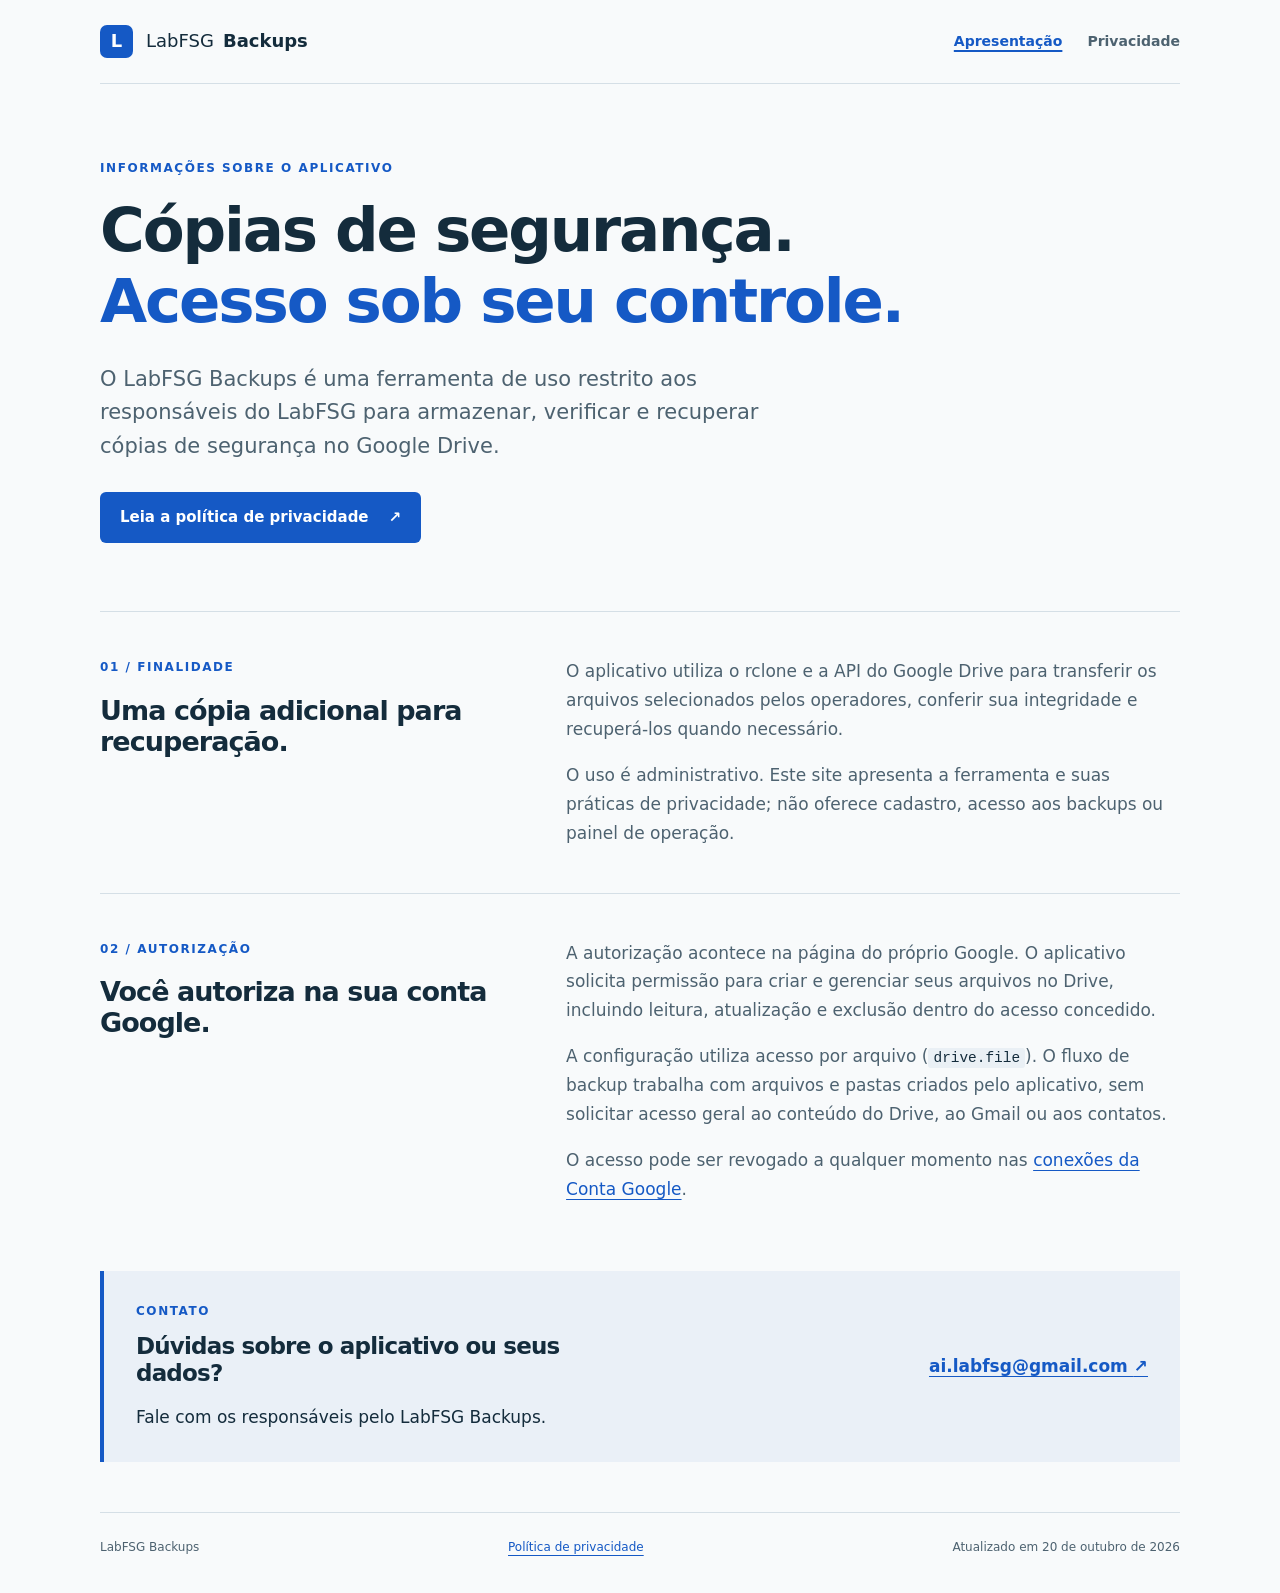
<file: index.html>
<!doctype html>
<html lang="pt-BR">
<head>
  <meta charset="utf-8">
  <meta name="viewport" content="width=device-width, initial-scale=1">
  <meta name="description" content="Conheça o LabFSG Backups, aplicativo de uso restrito para cópias de segurança no Google Drive, e sua política de privacidade.">
  <meta name="referrer" content="no-referrer">
  <title>LabFSG Backups — apresentação</title>
  <link rel="stylesheet" href="styles.css">
</head>
<body>
  <a class="skip" href="#conteudo">Pular para o conteúdo</a>
  <header class="site-header wrap">
    <a class="brand" href="index.html" aria-label="LabFSG Backups, início"><span class="brand-mark" aria-hidden="true">L</span>LabFSG <strong>Backups</strong></a>
    <nav aria-label="Navegação principal"><a href="index.html" aria-current="page">Apresentação</a><a href="privacidade.html">Privacidade</a></nav>
  </header>
  <main id="conteudo" class="wrap">
    <section class="hero" aria-labelledby="titulo">
      <p class="eyebrow">Informações sobre o aplicativo</p>
      <h1 id="titulo">Cópias de segurança.<br><span>Acesso sob seu controle.</span></h1>
      <p class="lead">O LabFSG Backups é uma ferramenta de uso restrito aos responsáveis do LabFSG para armazenar, verificar e recuperar cópias de segurança no Google Drive.</p>
      <a class="button" href="privacidade.html">Leia a política de privacidade <span aria-hidden="true">↗</span></a>
    </section>
    <section class="section-grid" aria-labelledby="finalidade">
      <div><p class="eyebrow">01 / Finalidade</p><h2 id="finalidade">Uma cópia adicional para recuperação.</h2></div>
      <div class="prose"><p>O aplicativo utiliza o rclone e a API do Google Drive para transferir os arquivos selecionados pelos operadores, conferir sua integridade e recuperá-los quando necessário.</p><p>O uso é administrativo. Este site apresenta a ferramenta e suas práticas de privacidade; não oferece cadastro, acesso aos backups ou painel de operação.</p></div>
    </section>
    <section class="section-grid" aria-labelledby="autorizacao">
      <div><p class="eyebrow">02 / Autorização</p><h2 id="autorizacao">Você autoriza na sua conta Google.</h2></div>
      <div class="prose"><p>A autorização acontece na página do próprio Google. O aplicativo solicita permissão para criar e gerenciar seus arquivos no Drive, incluindo leitura, atualização e exclusão dentro do acesso concedido.</p><p>A configuração utiliza acesso por arquivo (<code>drive.file</code>). O fluxo de backup trabalha com arquivos e pastas criados pelo aplicativo, sem solicitar acesso geral ao conteúdo do Drive, ao Gmail ou aos contatos.</p><p>O acesso pode ser revogado a qualquer momento nas <a href="https://myaccount.google.com/connections">conexões da Conta Google</a>.</p></div>
    </section>
    <section class="contact" aria-labelledby="contato">
      <div><p class="eyebrow">Contato</p><h2 id="contato">Dúvidas sobre o aplicativo ou seus dados?</h2><p>Fale com os responsáveis pelo LabFSG Backups.</p></div>
      <a href="mailto:ai.labfsg@gmail.com">ai.labfsg@gmail.com <span aria-hidden="true">↗</span></a>
    </section>
  </main>
  <footer class="wrap site-footer"><span>LabFSG Backups</span><a href="privacidade.html">Política de privacidade</a><span>Atualizado em 20 de outubro de 2026</span></footer>
</body>
</html>
</file>
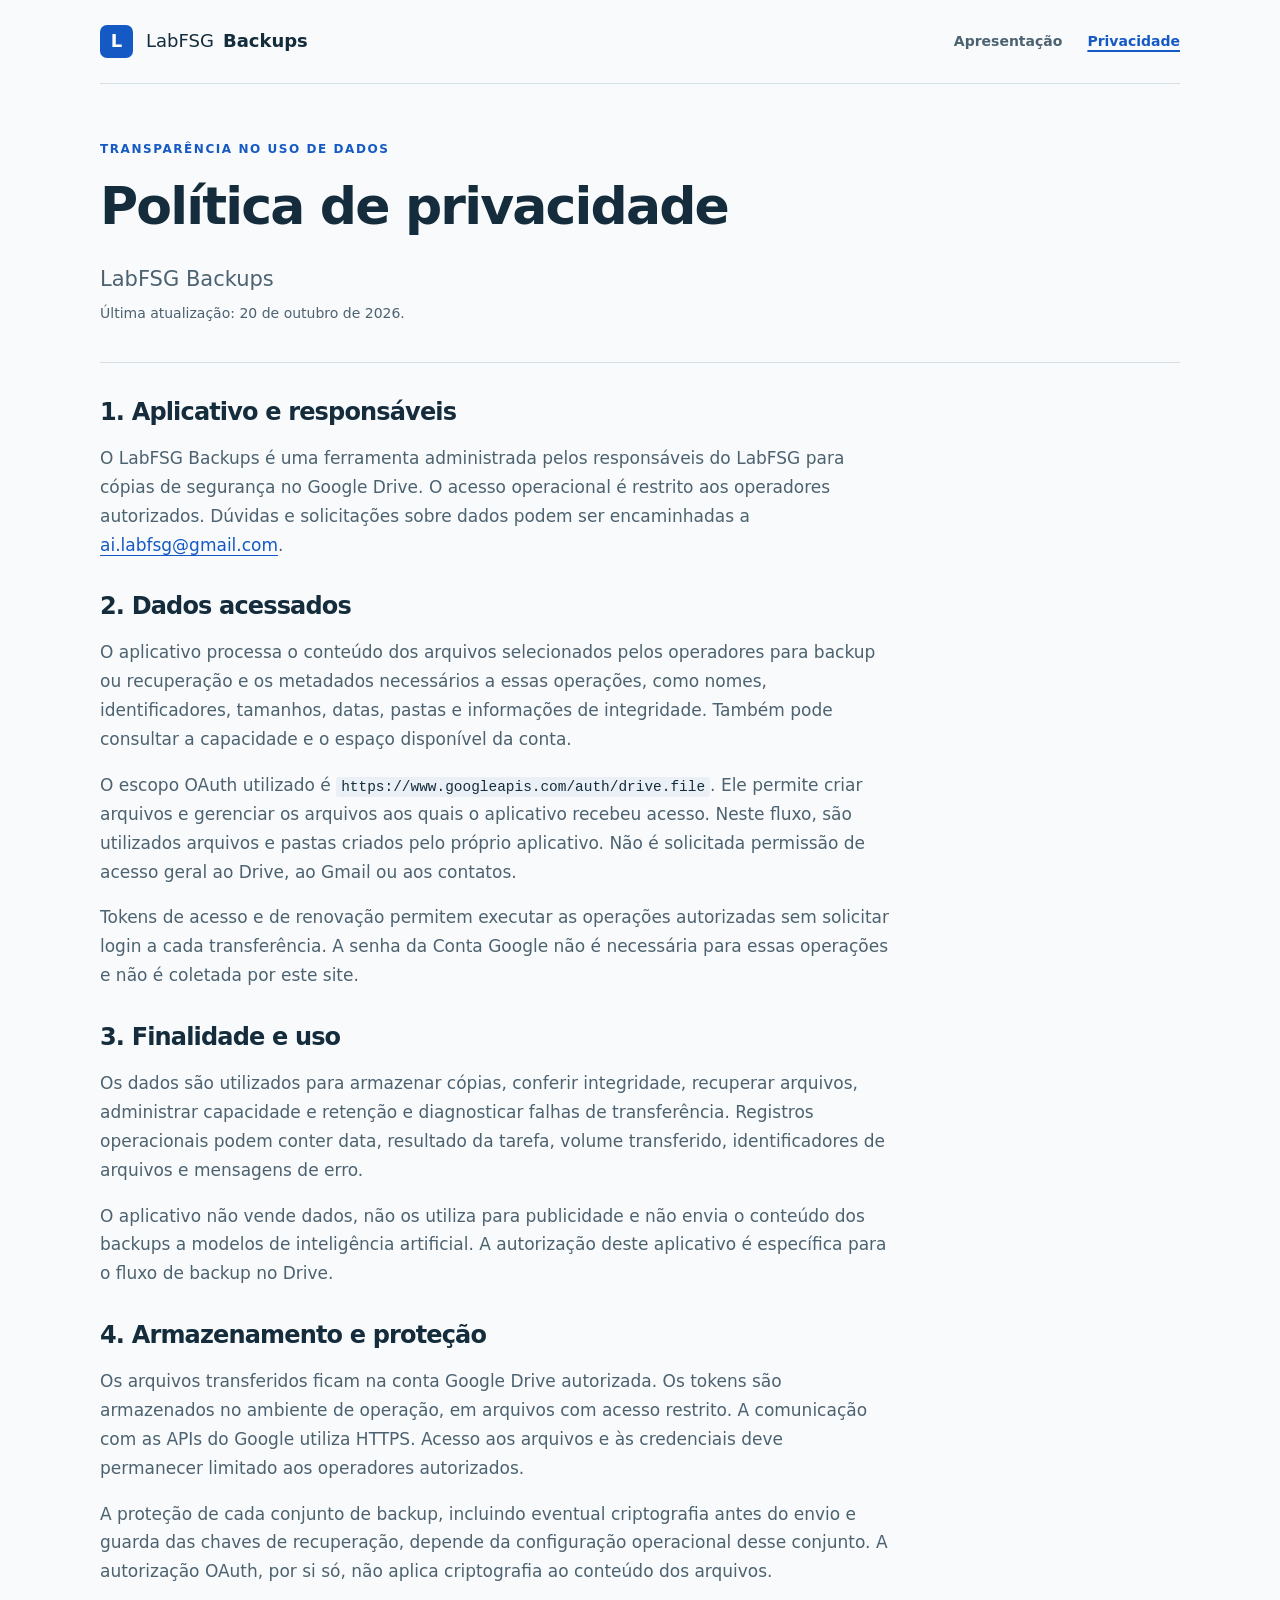
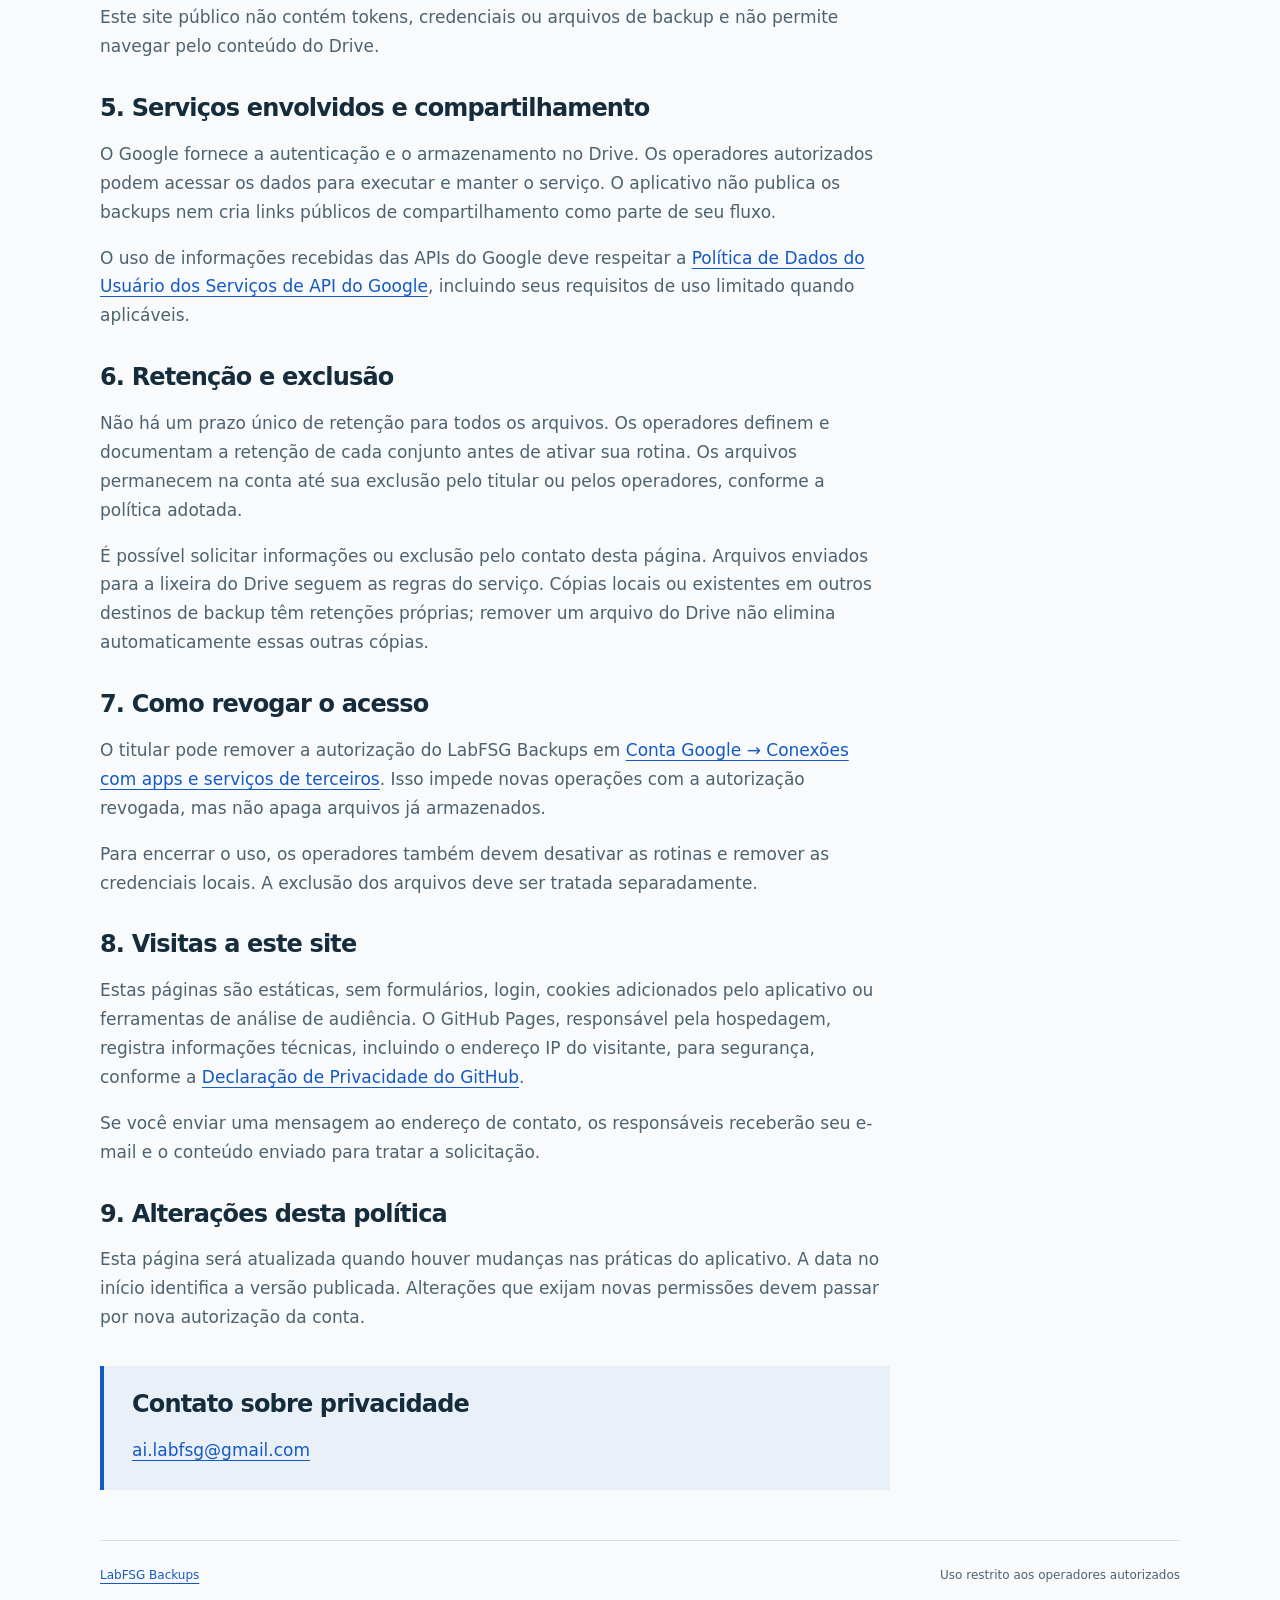
<file: privacidade.html>
<!doctype html>
<html lang="pt-BR">
<head>
  <meta charset="utf-8">
  <meta name="viewport" content="width=device-width, initial-scale=1">
  <meta name="description" content="Como o LabFSG Backups acessa, utiliza, armazena e protege dados e autorizações do Google Drive.">
  <meta name="referrer" content="no-referrer">
  <title>Política de privacidade — LabFSG Backups</title>
  <link rel="stylesheet" href="styles.css">
</head>
<body>
  <a class="skip" href="#conteudo">Pular para o conteúdo</a>
  <header class="site-header wrap">
    <a class="brand" href="index.html" aria-label="LabFSG Backups, início"><span class="brand-mark" aria-hidden="true">L</span>LabFSG <strong>Backups</strong></a>
    <nav aria-label="Navegação principal"><a href="index.html">Apresentação</a><a href="privacidade.html" aria-current="page">Privacidade</a></nav>
  </header>
  <main id="conteudo" class="wrap policy">
    <header class="policy-heading"><p class="eyebrow">Transparência no uso de dados</p><h1>Política de privacidade</h1><p class="lead">LabFSG Backups</p><p class="date">Última atualização: 20 de outubro de 2026.</p></header>
    <div class="policy-content prose">
      <section><h2>1. Aplicativo e responsáveis</h2><p>O LabFSG Backups é uma ferramenta administrada pelos responsáveis do LabFSG para cópias de segurança no Google Drive. O acesso operacional é restrito aos operadores autorizados. Dúvidas e solicitações sobre dados podem ser encaminhadas a <a href="mailto:ai.labfsg@gmail.com">ai.labfsg@gmail.com</a>.</p></section>
      <section><h2>2. Dados acessados</h2><p>O aplicativo processa o conteúdo dos arquivos selecionados pelos operadores para backup ou recuperação e os metadados necessários a essas operações, como nomes, identificadores, tamanhos, datas, pastas e informações de integridade. Também pode consultar a capacidade e o espaço disponível da conta.</p><p>O escopo OAuth utilizado é <code>https://www.googleapis.com/auth/drive.file</code>. Ele permite criar arquivos e gerenciar os arquivos aos quais o aplicativo recebeu acesso. Neste fluxo, são utilizados arquivos e pastas criados pelo próprio aplicativo. Não é solicitada permissão de acesso geral ao Drive, ao Gmail ou aos contatos.</p><p>Tokens de acesso e de renovação permitem executar as operações autorizadas sem solicitar login a cada transferência. A senha da Conta Google não é necessária para essas operações e não é coletada por este site.</p></section>
      <section><h2>3. Finalidade e uso</h2><p>Os dados são utilizados para armazenar cópias, conferir integridade, recuperar arquivos, administrar capacidade e retenção e diagnosticar falhas de transferência. Registros operacionais podem conter data, resultado da tarefa, volume transferido, identificadores de arquivos e mensagens de erro.</p><p>O aplicativo não vende dados, não os utiliza para publicidade e não envia o conteúdo dos backups a modelos de inteligência artificial. A autorização deste aplicativo é específica para o fluxo de backup no Drive.</p></section>
      <section><h2>4. Armazenamento e proteção</h2><p>Os arquivos transferidos ficam na conta Google Drive autorizada. Os tokens são armazenados no ambiente de operação, em arquivos com acesso restrito. A comunicação com as APIs do Google utiliza HTTPS. Acesso aos arquivos e às credenciais deve permanecer limitado aos operadores autorizados.</p><p>A proteção de cada conjunto de backup, incluindo eventual criptografia antes do envio e guarda das chaves de recuperação, depende da configuração operacional desse conjunto. A autorização OAuth, por si só, não aplica criptografia ao conteúdo dos arquivos.</p><p>Este site público não contém tokens, credenciais ou arquivos de backup e não permite navegar pelo conteúdo do Drive.</p></section>
      <section><h2>5. Serviços envolvidos e compartilhamento</h2><p>O Google fornece a autenticação e o armazenamento no Drive. Os operadores autorizados podem acessar os dados para executar e manter o serviço. O aplicativo não publica os backups nem cria links públicos de compartilhamento como parte de seu fluxo.</p><p>O uso de informações recebidas das APIs do Google deve respeitar a <a href="https://developers.google.com/terms/api-services-user-data-policy">Política de Dados do Usuário dos Serviços de API do Google</a>, incluindo seus requisitos de uso limitado quando aplicáveis.</p></section>
      <section><h2>6. Retenção e exclusão</h2><p>Não há um prazo único de retenção para todos os arquivos. Os operadores definem e documentam a retenção de cada conjunto antes de ativar sua rotina. Os arquivos permanecem na conta até sua exclusão pelo titular ou pelos operadores, conforme a política adotada.</p><p>É possível solicitar informações ou exclusão pelo contato desta página. Arquivos enviados para a lixeira do Drive seguem as regras do serviço. Cópias locais ou existentes em outros destinos de backup têm retenções próprias; remover um arquivo do Drive não elimina automaticamente essas outras cópias.</p></section>
      <section><h2>7. Como revogar o acesso</h2><p>O titular pode remover a autorização do LabFSG Backups em <a href="https://myaccount.google.com/connections">Conta Google → Conexões com apps e serviços de terceiros</a>. Isso impede novas operações com a autorização revogada, mas não apaga arquivos já armazenados.</p><p>Para encerrar o uso, os operadores também devem desativar as rotinas e remover as credenciais locais. A exclusão dos arquivos deve ser tratada separadamente.</p></section>
      <section><h2>8. Visitas a este site</h2><p>Estas páginas são estáticas, sem formulários, login, cookies adicionados pelo aplicativo ou ferramentas de análise de audiência. O GitHub Pages, responsável pela hospedagem, registra informações técnicas, incluindo o endereço IP do visitante, para segurança, conforme a <a href="https://docs.github.com/en/site-policy/privacy-policies/github-general-privacy-statement">Declaração de Privacidade do GitHub</a>.</p><p>Se você enviar uma mensagem ao endereço de contato, os responsáveis receberão seu e-mail e o conteúdo enviado para tratar a solicitação.</p></section>
      <section><h2>9. Alterações desta política</h2><p>Esta página será atualizada quando houver mudanças nas práticas do aplicativo. A data no início identifica a versão publicada. Alterações que exijam novas permissões devem passar por nova autorização da conta.</p></section>
      <aside class="policy-contact"><h2>Contato sobre privacidade</h2><p><a href="mailto:ai.labfsg@gmail.com">ai.labfsg@gmail.com</a></p></aside>
    </div>
  </main>
  <footer class="wrap site-footer"><a href="index.html">LabFSG Backups</a><span>Uso restrito aos operadores autorizados</span></footer>
</body>
</html>
</file>
<file: styles.css>
:root{color-scheme:light;--ink:#142c3c;--muted:#4d6270;--blue:#1559c5;--line:#d5dfe6;--paper:#f8fafb}
*{box-sizing:border-box}
html{scroll-behavior:smooth}
body{margin:0;background:var(--paper);color:var(--ink);font-family:system-ui,-apple-system,BlinkMacSystemFont,"Segoe UI",sans-serif;font-size:17px;line-height:1.7}
a{color:var(--blue);text-underline-offset:4px}
a:hover{text-decoration-thickness:2px}
a:focus-visible{outline:3px solid var(--blue);outline-offset:5px;border-radius:2px}
.wrap{width:min(1080px,calc(100% - 64px));margin-inline:auto}
.skip{position:absolute;left:20px;top:-100px;background:white;padding:12px;z-index:2}
.skip:focus{top:12px}
.site-header{display:flex;justify-content:space-between;align-items:center;gap:24px;padding-block:25px;border-bottom:1px solid var(--line)}
.brand{display:flex;align-items:center;gap:9px;color:var(--ink);text-decoration:none;font-size:18px;white-space:nowrap}
.brand-mark{display:grid;place-items:center;width:33px;height:33px;margin-right:4px;background:var(--blue);color:white;font-weight:800;border-radius:7px}
nav{display:flex;gap:25px;font-size:14px;font-weight:600}
nav a{color:var(--muted);text-decoration:none}
nav a[aria-current]{color:var(--blue);text-decoration:underline;text-decoration-thickness:2px}
.hero{padding:74px 0 68px;max-width:850px}
.eyebrow{text-transform:uppercase;letter-spacing:.13em;font-size:12px;font-weight:750;color:var(--blue);margin:0 0 17px}
h1,h2{line-height:1.16;letter-spacing:-.035em}
h1{font-size:clamp(36px,5.1vw,61px);font-weight:700;margin:0 0 26px}
h1 span{color:var(--blue)}
h2{font-size:27px;font-weight:650;margin:0 0 22px}
.lead{font-size:21px;line-height:1.6;color:var(--muted);max-width:730px;margin:0 0 28px}
.button{display:inline-flex;align-items:center;gap:20px;padding:13px 20px;background:var(--blue);color:white;text-decoration:none;border-radius:6px;font-size:15px;font-weight:650}
.button:hover{background:#104799}
.section-grid{display:grid;grid-template-columns:1fr 1.55fr;gap:70px;padding:45px 0;border-top:1px solid var(--line)}
.prose p{margin:0 0 17px}
.prose p:last-child{margin-bottom:0}
.prose{color:var(--muted)}
.prose h2{color:var(--ink)}
code{font-size:.85em;overflow-wrap:anywhere;background:#eaf0f5;padding:2px 5px;border-radius:3px;color:var(--ink)}
.contact{display:flex;align-items:center;justify-content:space-between;gap:32px;border-left:4px solid var(--blue);background:#eaf0f7;padding:30px 32px;margin:22px 0 50px}
.contact h2{font-size:23px;margin-bottom:12px;max-width:440px}
.contact p{margin-bottom:0}
.contact .eyebrow{margin-bottom:12px}
.contact>a{font-size:17px;font-weight:650;white-space:nowrap}
.site-footer{border-top:1px solid var(--line);display:flex;justify-content:space-between;gap:20px;flex-wrap:wrap;padding-block:24px 35px;font-size:12px;color:var(--muted)}
.policy-heading{padding:55px 0 36px;border-bottom:1px solid var(--line)}
.policy-heading h1{font-size:clamp(35px,4.5vw,52px)}
.policy-heading .lead{margin-bottom:6px}
.date{font-size:14px;color:var(--muted);margin:0}
.policy-content{max-width:790px;padding:36px 0 50px}
.policy-content section{margin-bottom:34px}
.policy-content h2{font-size:24px;margin-bottom:17px}
.policy-contact{padding:25px 28px;background:#eaf0f7;border-left:4px solid var(--blue)}
@media(max-width:720px){.wrap{width:calc(100% - 36px)}.site-header{align-items:flex-start;flex-direction:column;gap:16px;padding-block:20px}nav{gap:24px}.hero{padding:45px 0}.lead{font-size:18px}.section-grid{grid-template-columns:1fr;gap:6px;padding-block:30px}.section-grid h2{max-width:450px}.contact{flex-direction:column;align-items:flex-start;padding:24px;gap:20px}.contact>a{white-space:normal;overflow-wrap:anywhere}.site-footer{flex-direction:column;gap:8px}.policy-heading{padding-top:38px}.policy-content h2{font-size:22px}}
@media(prefers-reduced-motion:reduce){html{scroll-behavior:auto}}
</file>
